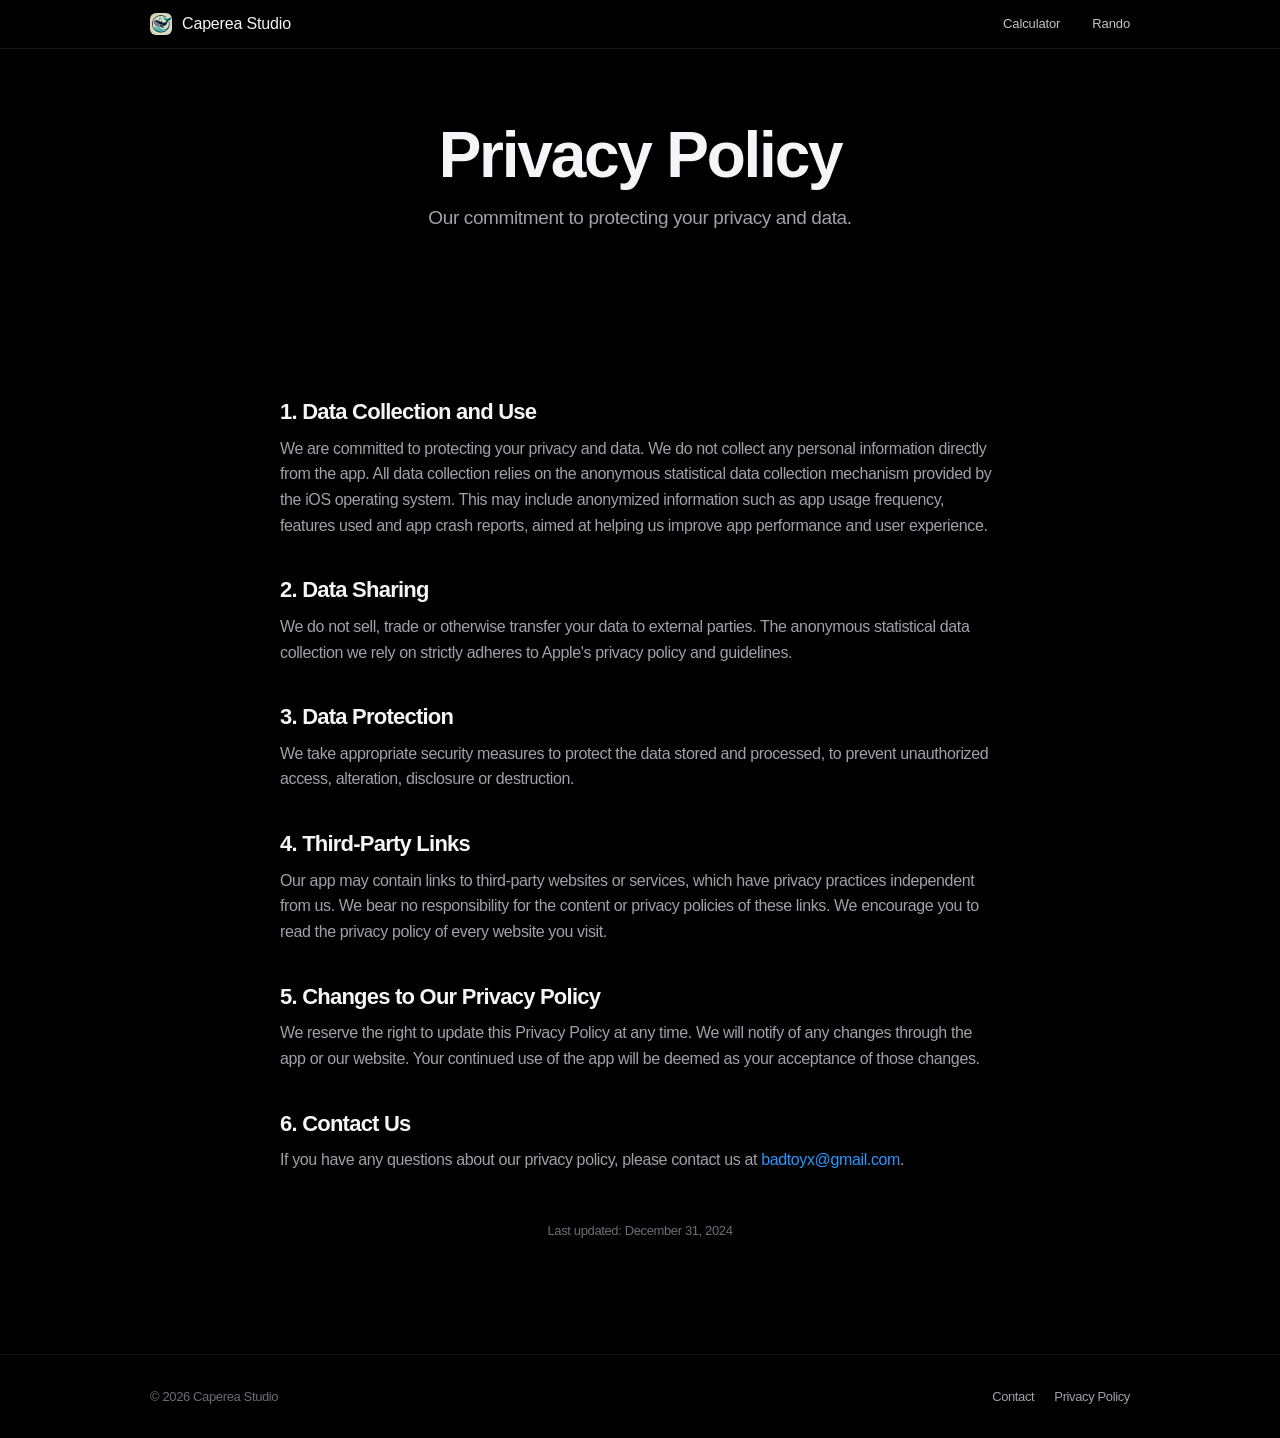
<file: privacy-policy.html>
<!DOCTYPE html>
<html lang="en">
<head>
    <meta charset="UTF-8">
    <meta name="viewport" content="width=device-width, initial-scale=1.0">
    <title>Privacy Policy — Caperea Studio</title>
    <meta name="description" content="Caperea Studio's privacy policy — what we collect, how we protect it, and how to reach us.">
    <link rel="icon" type="image/webp" href="images/caperea-logo.webp">
    <link rel="apple-touch-icon" href="images/caperea-logo.webp">
    <link rel="canonical" href="https://caperea.com/privacy-policy.html">
    <link rel="stylesheet" href="styles.css?v=3">
</head>
<body>
    <header class="site-header">
        <div class="nav">
            <a href="index.html" class="nav-brand">
                <img src="images/caperea-logo.webp" alt="" decoding="async">
                <span>Caperea Studio</span>
            </a>
            <nav class="nav-links" aria-label="Primary">
                <a href="calculator.html">Calculator</a>
                <a href="rando.html">Rando</a>
            </nav>
            <button class="nav-toggle" aria-label="Open menu" aria-expanded="false">☰</button>
        </div>
        <nav class="nav-mobile" aria-label="Mobile">
            <a href="index.html">Home</a>
            <a href="calculator.html">Calculator</a>
            <a href="rando.html">Rando</a>
            <a href="privacy-policy.html">Privacy</a>
        </nav>
    </header>

    <main>
        <section class="page-header">
            <div class="container">
                <h1>Privacy Policy</h1>
                <p>Our commitment to protecting your privacy and data.</p>
            </div>
        </section>

        <section>
            <div class="container">
                <article class="prose">
                    <h2>1. Data Collection and Use</h2>
                    <p>We are committed to protecting your privacy and data. We do not collect any personal information directly from the app. All data collection relies on the anonymous statistical data collection mechanism provided by the iOS operating system. This may include anonymized information such as app usage frequency, features used and app crash reports, aimed at helping us improve app performance and user experience.</p>

                    <h2>2. Data Sharing</h2>
                    <p>We do not sell, trade or otherwise transfer your data to external parties. The anonymous statistical data collection we rely on strictly adheres to Apple's privacy policy and guidelines.</p>

                    <h2>3. Data Protection</h2>
                    <p>We take appropriate security measures to protect the data stored and processed, to prevent unauthorized access, alteration, disclosure or destruction.</p>

                    <h2>4. Third-Party Links</h2>
                    <p>Our app may contain links to third-party websites or services, which have privacy practices independent from us. We bear no responsibility for the content or privacy policies of these links. We encourage you to read the privacy policy of every website you visit.</p>

                    <h2>5. Changes to Our Privacy Policy</h2>
                    <p>We reserve the right to update this Privacy Policy at any time. We will notify of any changes through the app or our website. Your continued use of the app will be deemed as your acceptance of those changes.</p>

                    <h2>6. Contact Us</h2>
                    <p>If you have any questions about our privacy policy, please contact us at <a href="mailto:badtoyx@gmail.com">badtoyx@gmail.com</a>.</p>

                    <p class="meta">Last updated: December 31, 2024</p>
                </article>
            </div>
        </section>
    </main>

    <footer class="site-footer">
        <div class="container">
            <div>&copy; 2026 Caperea Studio</div>
            <div class="footer-links">
                <a href="mailto:badtoyx@gmail.com">Contact</a>
                <a href="privacy-policy.html">Privacy Policy</a>
            </div>
        </div>
    </footer>

    <script src="script.js?v=3"></script>
</body>
</html>
</file>
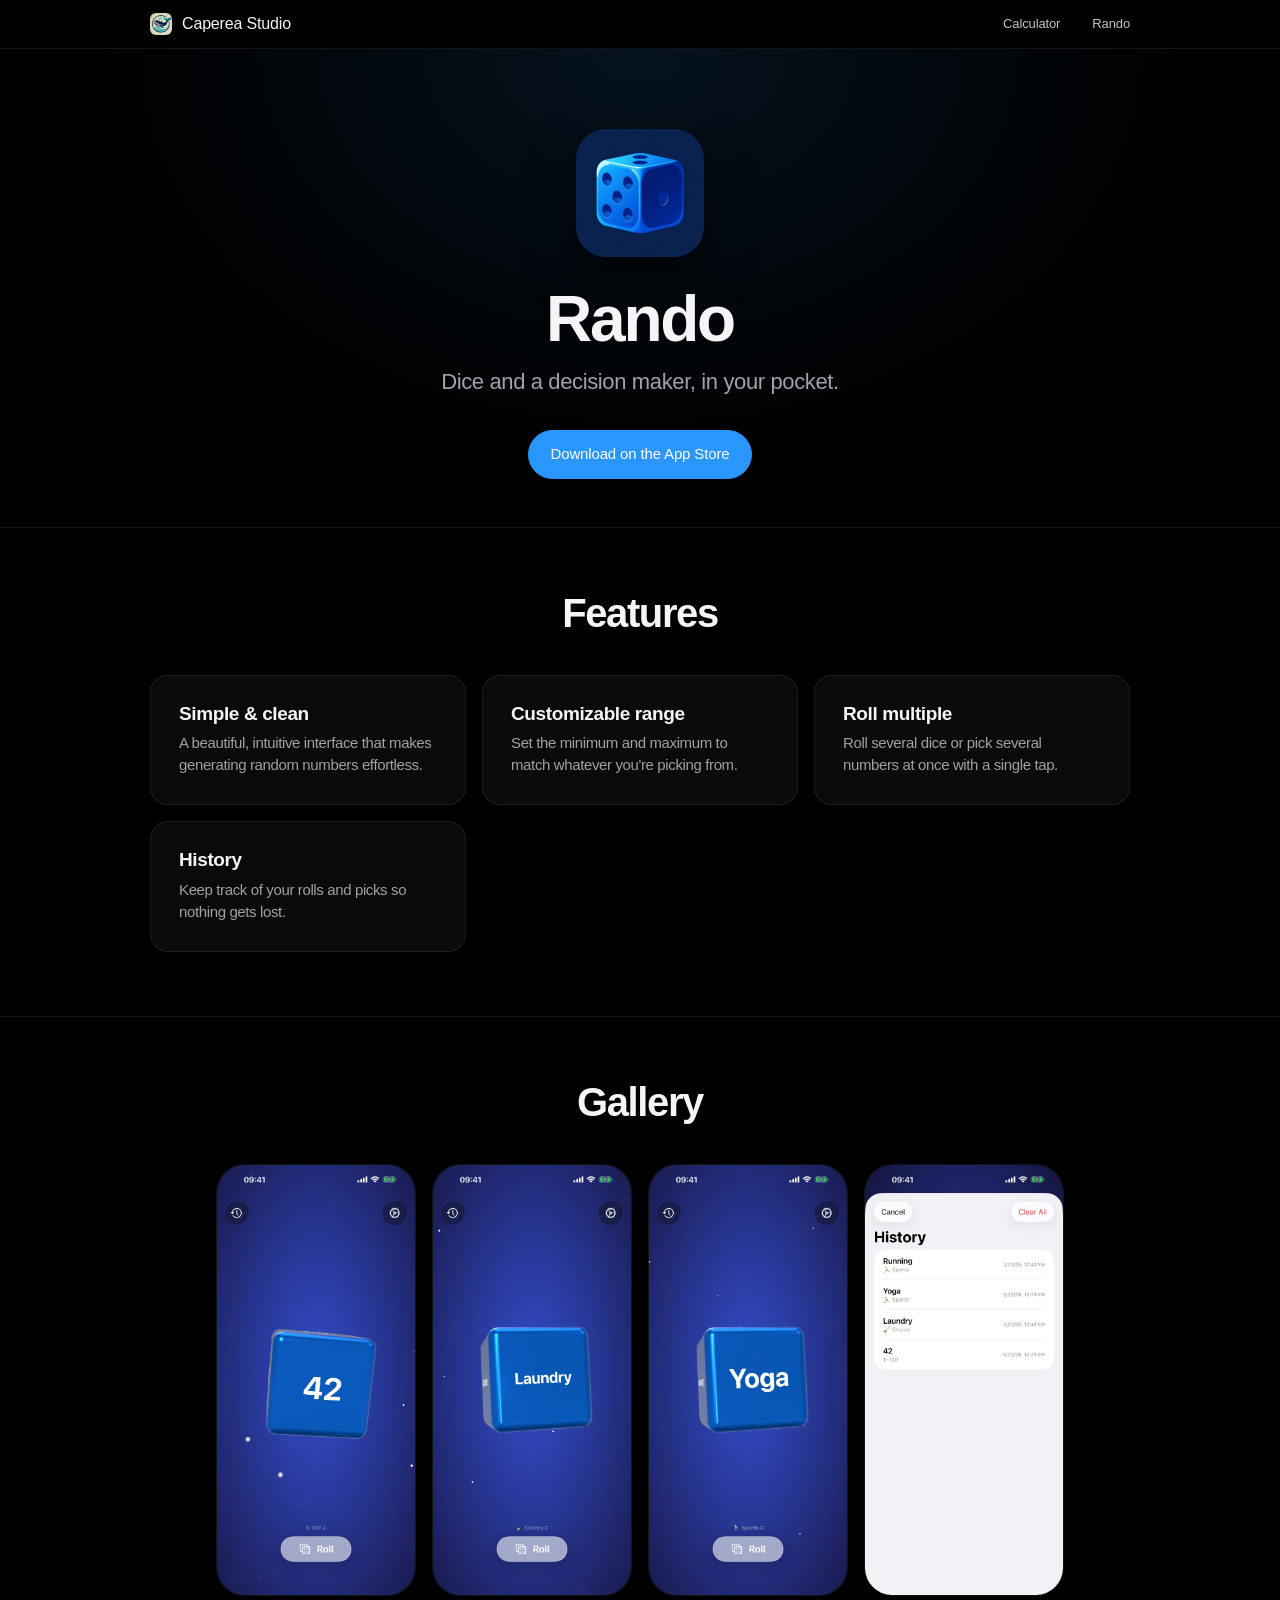
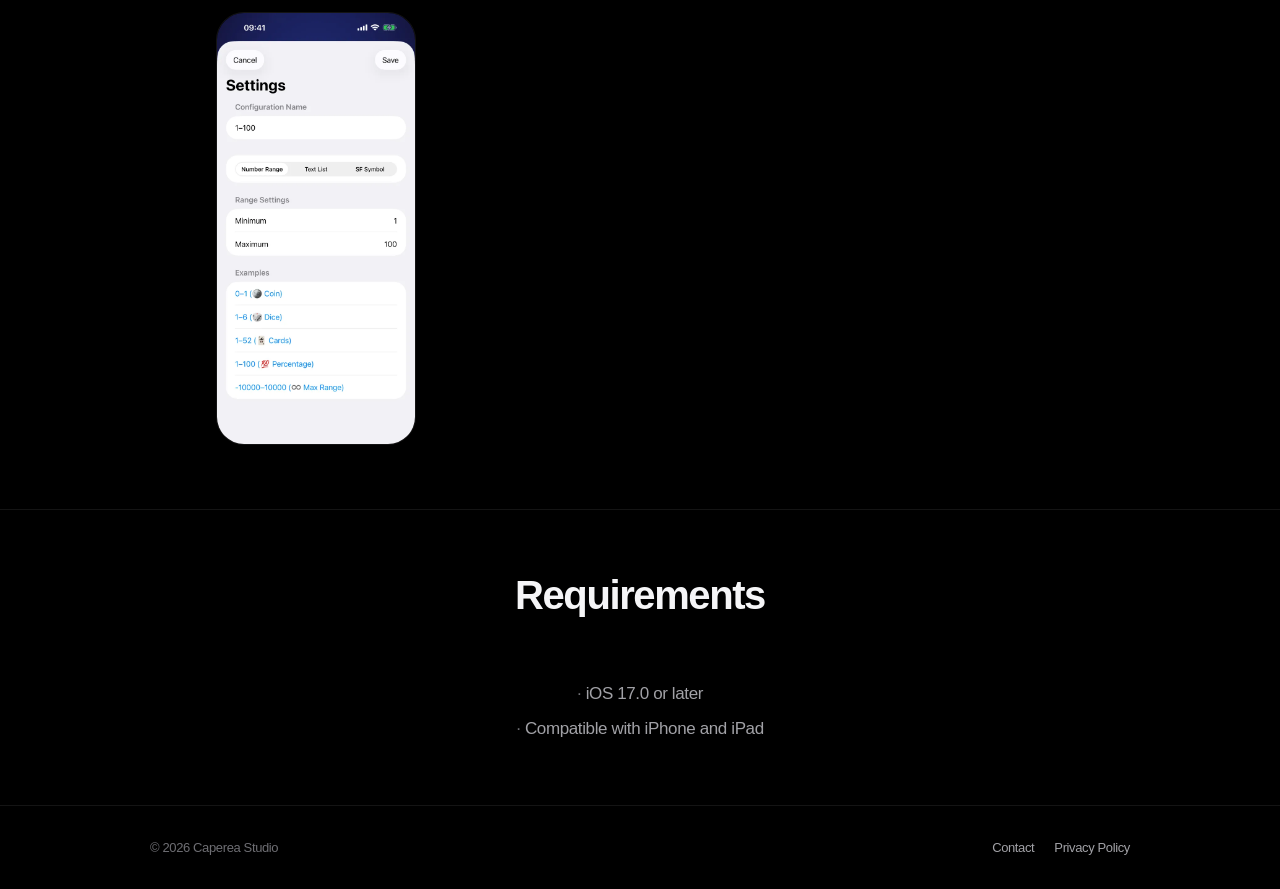
<file: rando.html>
<!DOCTYPE html>
<html lang="en">
<head>
    <meta charset="UTF-8">
    <meta name="viewport" content="width=device-width, initial-scale=1.0">
    <title>Rando — Dice &amp; Decision Maker — Caperea Studio</title>
    <meta name="description" content="Rando is a dice roller and decision maker for iPhone and iPad. Roll, pick, and settle it with a tap.">
    <link rel="icon" type="image/webp" href="images/caperea-logo.webp">
    <link rel="apple-touch-icon" href="images/rando-icon.webp">
    <link rel="canonical" href="https://caperea.com/rando.html">
    <meta property="og:type" content="website">
    <meta property="og:title" content="Rando — Dice &amp; Decision Maker">
    <meta property="og:description" content="Dice roller and decision maker for iPhone and iPad.">
    <meta property="og:url" content="https://caperea.com/rando.html">
    <meta property="og:image" content="https://caperea.com/images/rando-screenshot-numberdice.webp">
    <meta name="twitter:card" content="summary">
    <link rel="stylesheet" href="styles.css?v=3">
</head>
<body>
    <header class="site-header">
        <div class="nav">
            <a href="index.html" class="nav-brand">
                <img src="images/caperea-logo.webp" alt="" decoding="async">
                <span>Caperea Studio</span>
            </a>
            <nav class="nav-links" aria-label="Primary">
                <a href="calculator.html">Calculator</a>
                <a href="rando.html">Rando</a>
            </nav>
            <button class="nav-toggle" aria-label="Open menu" aria-expanded="false">☰</button>
        </div>
        <nav class="nav-mobile" aria-label="Mobile">
            <a href="index.html">Home</a>
            <a href="calculator.html">Calculator</a>
            <a href="rando.html">Rando</a>
            <a href="privacy-policy.html">Privacy</a>
        </nav>
    </header>

    <main>
        <section class="app-hero">
            <div class="container">
                <img src="images/rando-icon.webp" alt="Rando" class="app-hero-icon">
                <h1>Rando</h1>
                <p class="app-tagline">Dice and a decision maker, in your pocket.</p>
                <div class="button-row">
                    <a href="https://apps.apple.com/us/app/rando-dice-decision-maker/id6739487174" class="button primary">Download on the App Store</a>
                </div>
            </div>
        </section>

        <section class="features">
            <div class="container">
                <h2 class="section-title">Features</h2>
                <div class="features-grid">
                    <div class="feature-card">
                        <h3>Simple &amp; clean</h3>
                        <p>A beautiful, intuitive interface that makes generating random numbers effortless.</p>
                    </div>
                    <div class="feature-card">
                        <h3>Customizable range</h3>
                        <p>Set the minimum and maximum to match whatever you're picking from.</p>
                    </div>
                    <div class="feature-card">
                        <h3>Roll multiple</h3>
                        <p>Roll several dice or pick several numbers at once with a single tap.</p>
                    </div>
                    <div class="feature-card">
                        <h3>History</h3>
                        <p>Keep track of your rolls and picks so nothing gets lost.</p>
                    </div>
                </div>
            </div>
        </section>

        <section class="screenshots">
            <div class="container">
                <h2 class="section-title">Gallery</h2>
                <div class="screenshot-grid phone">
                    <img src="images/rando-screenshot-numberdice.webp" alt="Rando — number dice" class="screenshot" loading="lazy">
                    <img src="images/rando-screenshot-choresdice.webp" alt="Rando — chores dice" class="screenshot" loading="lazy">
                    <img src="images/rando-screenshot-sportsdice.webp" alt="Rando — sports dice" class="screenshot" loading="lazy">
                    <img src="images/rando-screenshot-history.webp" alt="Rando — history" class="screenshot" loading="lazy">
                    <img src="images/rando-screenshot-settings.webp" alt="Rando — settings" class="screenshot" loading="lazy">
                </div>
            </div>
        </section>

        <section class="requirements">
            <div class="container">
                <h2 class="section-title">Requirements</h2>
                <ul class="requirements-list">
                    <li>iOS 17.0 or later</li>
                    <li>Compatible with iPhone and iPad</li>
                </ul>
            </div>
        </section>
    </main>

    <footer class="site-footer">
        <div class="container">
            <div>&copy; 2026 Caperea Studio</div>
            <div class="footer-links">
                <a href="mailto:badtoyx@gmail.com">Contact</a>
                <a href="privacy-policy.html">Privacy Policy</a>
            </div>
        </div>
    </footer>

    <script src="script.js?v=3"></script>
</body>
</html>
</file>
<file: styles.css>
/* ==========================================================================
   Caperea Studio — Dark Apple-inspired theme
   ========================================================================== */

:root {
    --bg: #000000;
    --bg-elevated: #1d1d1f;
    --bg-card: rgba(255, 255, 255, 0.04);
    --bg-card-hover: rgba(255, 255, 255, 0.07);
    --border: rgba(255, 255, 255, 0.08);
    --border-strong: rgba(255, 255, 255, 0.16);
    --text: #f5f5f7;
    --text-muted: #a1a1a6;
    --text-dim: #6e6e73;
    --accent: #2997ff;
    --accent-hover: #0a84ff;
    --success: #30d158;
    --nav-height: 48px;
    --radius-sm: 12px;
    --radius-md: 18px;
    --radius-lg: 24px;
    --ease: cubic-bezier(0.28, 0.16, 0.22, 1);
}

*,
*::before,
*::after {
    box-sizing: border-box;
}

html {
    scroll-behavior: smooth;
    -webkit-text-size-adjust: 100%;
}

body {
    margin: 0;
    background: var(--bg);
    color: var(--text);
    font-family: -apple-system, BlinkMacSystemFont, "SF Pro Display", "SF Pro Icons",
        "Helvetica Neue", Helvetica, Arial, sans-serif;
    font-size: 17px;
    line-height: 1.47059;
    font-weight: 400;
    letter-spacing: -0.022em;
    -webkit-font-smoothing: antialiased;
    -moz-osx-font-smoothing: grayscale;
    min-height: 100vh;
    display: flex;
    flex-direction: column;
}

main {
    flex: 1;
}

img {
    max-width: 100%;
    height: auto;
    display: block;
}

a {
    color: var(--accent);
    text-decoration: none;
    transition: color 0.2s var(--ease);
}

a:hover {
    color: var(--accent-hover);
}

.container {
    width: 100%;
    max-width: 1024px;
    margin: 0 auto;
    padding: 0 22px;
}

/* ----- Typography ----- */

h1, h2, h3 {
    margin: 0;
    font-weight: 600;
    letter-spacing: -0.035em;
    line-height: 1.08;
}

h1 {
    font-size: clamp(40px, 6vw, 64px);
    font-weight: 700;
}

h2 {
    font-size: clamp(28px, 3.5vw, 40px);
}

h3 {
    font-size: 22px;
    letter-spacing: -0.02em;
}

p {
    margin: 0;
    color: var(--text-muted);
}

ul {
    margin: 0;
    padding: 0;
    list-style: none;
}

/* ----- Navigation ----- */

.site-header {
    position: sticky;
    top: 0;
    z-index: 100;
    background: rgba(0, 0, 0, 0.72);
    backdrop-filter: saturate(180%) blur(20px);
    -webkit-backdrop-filter: saturate(180%) blur(20px);
    border-bottom: 1px solid var(--border);
}

.nav {
    max-width: 1024px;
    margin: 0 auto;
    padding: 0 22px;
    height: var(--nav-height);
    display: flex;
    align-items: center;
    justify-content: space-between;
}

.nav-brand {
    display: flex;
    align-items: center;
    gap: 10px;
    color: var(--text);
    font-size: 16px;
    font-weight: 500;
    letter-spacing: -0.01em;
}

.nav-brand:hover {
    color: var(--text);
}

.nav-brand img {
    width: 22px;
    height: 22px;
    border-radius: 6px;
}

.nav-links {
    display: flex;
    align-items: center;
    gap: 32px;
    font-size: 13px;
    letter-spacing: -0.01em;
}

.nav-links a {
    color: var(--text);
    opacity: 0.8;
    transition: opacity 0.2s var(--ease);
}

.nav-links a:hover {
    opacity: 1;
}

.nav-toggle {
    display: none;
    background: none;
    border: 0;
    color: var(--text);
    font-size: 20px;
    padding: 4px 8px;
    cursor: pointer;
}

.nav-mobile {
    display: none;
    flex-direction: column;
    padding: 16px 22px 20px;
    gap: 16px;
    border-top: 1px solid var(--border);
    background: rgba(0, 0, 0, 0.92);
}

.nav-mobile.open {
    display: flex;
}

.nav-mobile a {
    color: var(--text);
    font-size: 18px;
    font-weight: 500;
}

@media (max-width: 720px) {
    .nav-links {
        display: none;
    }
    .nav-toggle {
        display: inline-flex;
    }
}

/* ----- Buttons ----- */

.button {
    display: inline-flex;
    align-items: center;
    justify-content: center;
    padding: 12px 22px;
    border-radius: 980px;
    background: transparent;
    color: var(--accent);
    border: 1px solid var(--accent);
    font-size: 15px;
    font-weight: 400;
    letter-spacing: -0.01em;
    cursor: pointer;
    transition: transform 0.2s var(--ease), background 0.2s var(--ease),
        color 0.2s var(--ease), opacity 0.2s var(--ease);
    white-space: nowrap;
}

.button:hover {
    background: var(--accent);
    color: #fff;
    transform: translateY(-1px);
}

.button.primary {
    background: var(--accent);
    color: #fff;
    border-color: var(--accent);
}

.button.primary:hover {
    background: var(--accent-hover);
    border-color: var(--accent-hover);
    color: #fff;
}

.button.ghost {
    background: var(--bg-card);
    color: var(--text);
    border-color: var(--border-strong);
}

.button.ghost:hover {
    background: var(--bg-card-hover);
    color: var(--text);
    transform: translateY(-1px);
}

.button[aria-disabled="true"],
.button.disabled {
    opacity: 0.5;
    cursor: not-allowed;
    pointer-events: none;
}

.button-row {
    display: flex;
    flex-wrap: wrap;
    gap: 12px;
    align-items: center;
}

.price {
    color: var(--text-muted);
    font-size: 14px;
    letter-spacing: -0.01em;
}

/* ----- Hero ----- */

.hero {
    padding: 100px 0 80px;
    text-align: center;
    background:
        radial-gradient(ellipse at 50% 0%, rgba(41, 151, 255, 0.18), transparent 60%),
        var(--bg);
}

.hero h1 {
    background: linear-gradient(180deg, #ffffff 0%, #a1a1a6 100%);
    -webkit-background-clip: text;
    background-clip: text;
    -webkit-text-fill-color: transparent;
    margin-bottom: 20px;
}

.hero .lead {
    max-width: 620px;
    margin: 0 auto 32px;
    font-size: clamp(17px, 2vw, 21px);
    color: var(--text-muted);
    line-height: 1.4;
}

.hero .button-row {
    justify-content: center;
}

/* ----- Page header (secondary hero) ----- */

.page-header {
    padding: 72px 0 40px;
    text-align: center;
}

.page-header h1 {
    margin-bottom: 14px;
}

.page-header p {
    font-size: 19px;
    color: var(--text-muted);
    max-width: 560px;
    margin: 0 auto;
}

/* ----- Section base ----- */

section {
    padding: 64px 0;
}

.section-title {
    text-align: center;
    margin-bottom: 40px;
}

/* ----- App grid ----- */

.app-grid {
    display: grid;
    grid-template-columns: repeat(auto-fit, minmax(280px, 1fr));
    gap: 20px;
}

.app-card {
    background: var(--bg-card);
    border: 1px solid var(--border);
    border-radius: var(--radius-lg);
    padding: 32px;
    display: flex;
    flex-direction: column;
    gap: 16px;
    transition: transform 0.3s var(--ease), background 0.3s var(--ease),
        border-color 0.3s var(--ease);
}

.app-card:hover {
    transform: translateY(-4px);
    background: var(--bg-card-hover);
    border-color: var(--border-strong);
}

.app-card .app-icon {
    width: 88px;
    height: 88px;
    border-radius: 22px;
    box-shadow: 0 8px 24px rgba(0, 0, 0, 0.4);
}

.app-card h3 {
    font-size: 24px;
    font-weight: 600;
}

.app-card p {
    flex: 1;
    font-size: 15px;
    line-height: 1.47;
}

.app-card-footer {
    display: flex;
    align-items: center;
    justify-content: space-between;
    gap: 12px;
    margin-top: 8px;
}

/* ----- App detail hero ----- */

.app-hero {
    padding: 80px 0 48px;
    text-align: center;
    background:
        radial-gradient(ellipse at 50% 0%, rgba(41, 151, 255, 0.12), transparent 60%),
        var(--bg);
}

.app-hero-icon {
    width: 128px;
    height: 128px;
    border-radius: 30px;
    margin: 0 auto 28px;
    box-shadow: 0 20px 48px rgba(0, 0, 0, 0.5);
}

.app-hero h1 {
    margin-bottom: 12px;
}

.app-tagline {
    font-size: clamp(18px, 2vw, 22px);
    color: var(--text-muted);
    max-width: 620px;
    margin: 0 auto 32px;
}

.app-hero .button-row {
    justify-content: center;
}

/* ----- Features grid ----- */

.features {
    padding: 64px 0;
    border-top: 1px solid var(--border);
}

.features-grid {
    display: grid;
    grid-template-columns: repeat(auto-fit, minmax(240px, 1fr));
    gap: 16px;
    margin-top: 32px;
}

.feature-card {
    background: var(--bg-card);
    border: 1px solid var(--border);
    border-radius: var(--radius-md);
    padding: 28px;
    transition: background 0.3s var(--ease), border-color 0.3s var(--ease);
}

.feature-card:hover {
    background: var(--bg-card-hover);
    border-color: var(--border-strong);
}

.feature-card h3 {
    font-size: 19px;
    margin-bottom: 8px;
}

.feature-card p {
    font-size: 15px;
    line-height: 1.47;
}

/* ----- Screenshots ----- */

.screenshots {
    padding: 64px 0;
    border-top: 1px solid var(--border);
}

.screenshot-grid {
    display: grid;
    grid-template-columns: repeat(auto-fit, minmax(240px, 1fr));
    gap: 20px;
    margin-top: 32px;
}

.screenshot-grid.phone {
    grid-template-columns: repeat(auto-fit, minmax(160px, 200px));
    justify-content: center;
    gap: 16px;
}

.screenshot-grid.phone .screenshot {
    border-radius: 28px;
}

.screenshot {
    width: 100%;
    border-radius: var(--radius-md);
    border: 1px solid var(--border);
    transition: transform 0.3s var(--ease), border-color 0.3s var(--ease);
}

.screenshot:hover {
    transform: scale(1.02);
    border-color: var(--border-strong);
}

/* ----- Requirements ----- */

.requirements {
    padding: 64px 0;
    border-top: 1px solid var(--border);
    text-align: center;
}

.requirements-list {
    display: inline-flex;
    flex-direction: column;
    gap: 10px;
    margin-top: 24px;
    color: var(--text-muted);
}

.requirements-list li::before {
    content: "·  ";
    color: var(--text-dim);
}

/* ----- Long-form content ----- */

.prose {
    max-width: 720px;
    margin: 0 auto;
    padding: 24px 0 48px;
}

.prose h2 {
    font-size: 22px;
    margin: 40px 0 12px;
    color: var(--text);
}

.prose p {
    color: var(--text-muted);
    line-height: 1.6;
    font-size: 16px;
}

.prose .meta {
    margin-top: 48px;
    color: var(--text-dim);
    font-size: 13px;
    text-align: center;
}

/* ----- Footer ----- */

.site-footer {
    border-top: 1px solid var(--border);
    padding: 32px 0;
    color: var(--text-dim);
    font-size: 13px;
}

.site-footer .container {
    display: flex;
    flex-wrap: wrap;
    align-items: center;
    justify-content: space-between;
    gap: 16px;
}

.site-footer a {
    color: var(--text-muted);
}

.site-footer a:hover {
    color: var(--text);
}

.footer-links {
    display: flex;
    gap: 20px;
    flex-wrap: wrap;
}

/* ----- Responsive tweaks ----- */

@media (max-width: 560px) {
    .hero {
        padding: 72px 0 56px;
    }
    section {
        padding: 48px 0;
    }
    .app-card {
        padding: 24px;
    }
    .app-hero-icon {
        width: 104px;
        height: 104px;
        border-radius: 24px;
    }
}
</file>
